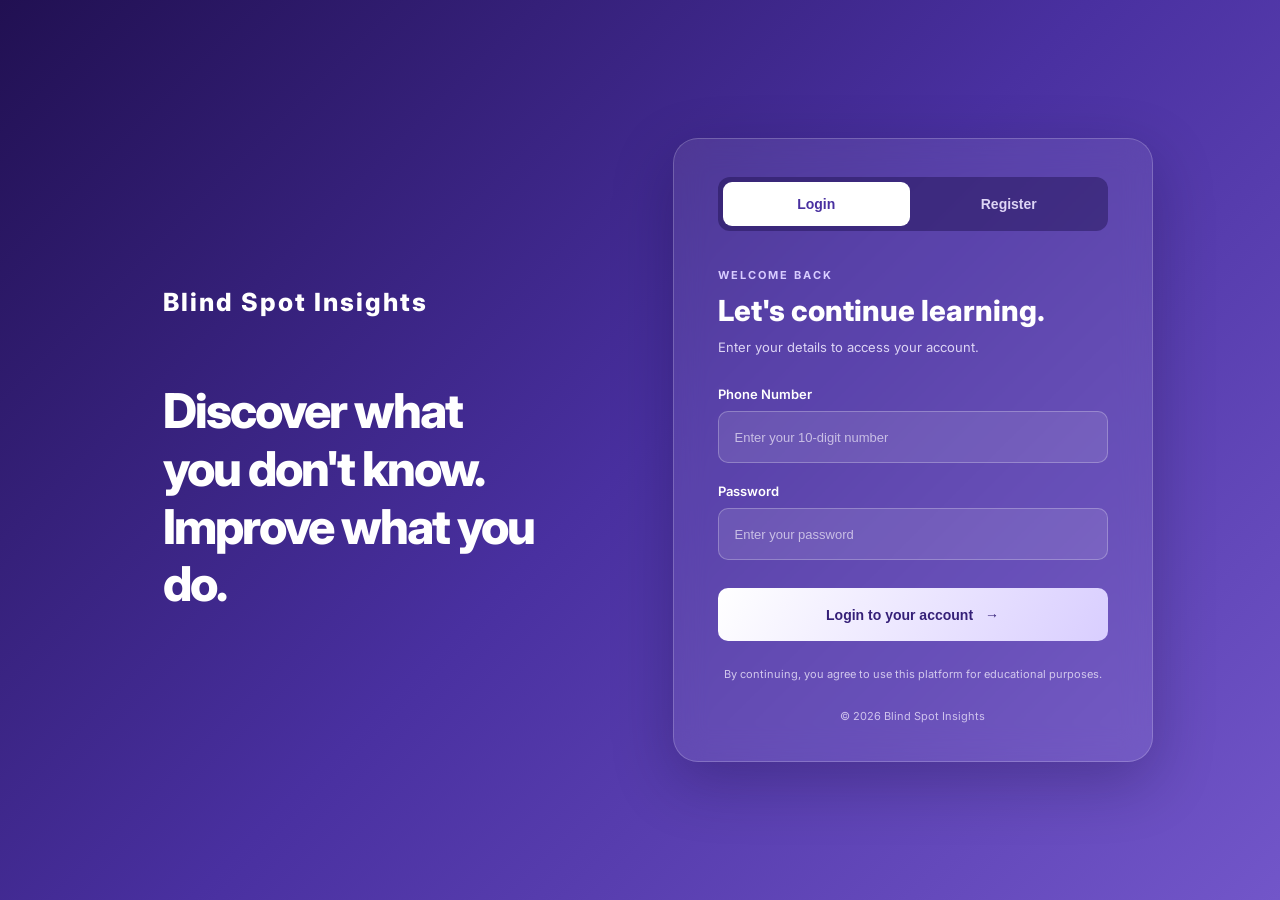
<file: index.html>
<!DOCTYPE html>
<html lang="en">
<head>
    <meta charset="UTF-8">
    <meta name="viewport" content="width=device-width, initial-scale=1.0">
    <title>Blind Spot Insights</title>
    <link rel="stylesheet" href="css/auth.css">
</head>
<body>

<main class="auth-container">

    <!-- LEFT BRANDING PANEL -->
    <section class="welcome-panel">

        <div class="brand">
            <div class="brand-icon">B</div>
            <span>Blind Spot Insights</span>
        </div>

        <div class="welcome-content">
            <span class="eyebrow">YOUR LEARNING SPACE</span>

            <h1>Discover what<br>
                you don't know.<br>
                <span>Improve what you do.</span>
            </h1>

            <p>
                A smarter way to learn, practise and understand
                your learning progress.
            </p>

            <div class="learning-illustration">
                <div class="orbit orbit-one"></div>
                <div class="orbit orbit-two"></div>

                <div class="floating-card card-one">
                    <span>✓</span>
                    <div>
                        <strong>Learn</strong>
                        <small>Explore new topics</small>
                    </div>
                </div>

                <div class="book">
                    <div class="book-page"></div>
                    <div class="book-page right"></div>
                </div>

                <div class="floating-card card-two">
                    <span>↗️</span>
                    <div>
                        <strong>Improve</strong>
                        <small>Track your growth</small>
                    </div>
                </div>
            </div>
        </div>

        <div class="panel-footer">
            Learn <span>·</span> Analyse <span>·</span> Improve
        </div>

    </section>

    <!-- RIGHT FORM PANEL -->
    <section class="form-panel">

        <div class="mobile-brand">
            Blind Spot Insights
        </div>

        <div class="form-wrapper">

            <div class="tabs">
                <button type="button" id="loginTab"
                    class="tab active" onclick="showLogin()">
                    Login
                </button>

                <button type="button" id="registerTab"
                    class="tab" onclick="showRegister()">
                    Register
                </button>
            </div>

            <!-- LOGIN FORM -->
            <form id="loginForm"></form>
        
                <div class="form-heading">
                    <span class="eyebrow">WELCOME BACK</span>
                    <h2>Let's continue learning.</h2>
                    <p>Enter your details to access your account.</p>
                </div>

                <label for="loginPhone">Phone Number</label>
                <input type="tel" id="loginPhone"
                    placeholder="Enter your 10-digit number"
                    maxlength="10" inputmode="numeric" required>

                <label for="loginPassword">Password</label>
                <input type="password" id="loginPassword"
                    placeholder="Enter your password" required>

                <button type="submit" class="submit-btn">
                    Login to your account <span>→</span>
                </button>

            </form>

            <!-- REGISTER FORM -->
            <form id="registerForm" class="hidden">

                <div class="form-heading">
                    <span class="eyebrow">GET STARTED</span>
                    <h2>Create your account.</h2>
                    <p>Start your learning journey with us.</p>
                </div>

                <label for="registerName">Full Name</label>
                <input type="text" id="registerName"
                    placeholder="Enter your full name" required>

                <label for="registerPhone">Phone Number</label>
                <input type="tel" id="registerPhone"
                    placeholder="Enter your 10-digit number"
                    maxlength="10" inputmode="numeric" required>

                <label for="registerPassword">Password</label>
                <input type="password" id="registerPassword"
                    placeholder="Create a password (min. 6 characters)"
                    required>

                <label for="confirmPassword">Confirm Password</label>
                <input type="password" id="confirmPassword"
                    placeholder="Re-enter your password" required>

                <button type="submit" class="submit-btn">
                    Create Account <span>→</span>
                </button>

            </form>

            <p id="message" role="status" aria-live="polite"></p>

            <div class="form-bottom">
                By continuing, you agree to use this platform
                for educational purposes.
            </div>

        </div>

        <footer>© 2026 Blind Spot Insights</footer>

    </section>

</main>

<script src="js/storage.js"></script>
<script src="js/auth.js"></script>

</body>
</html>
</file>
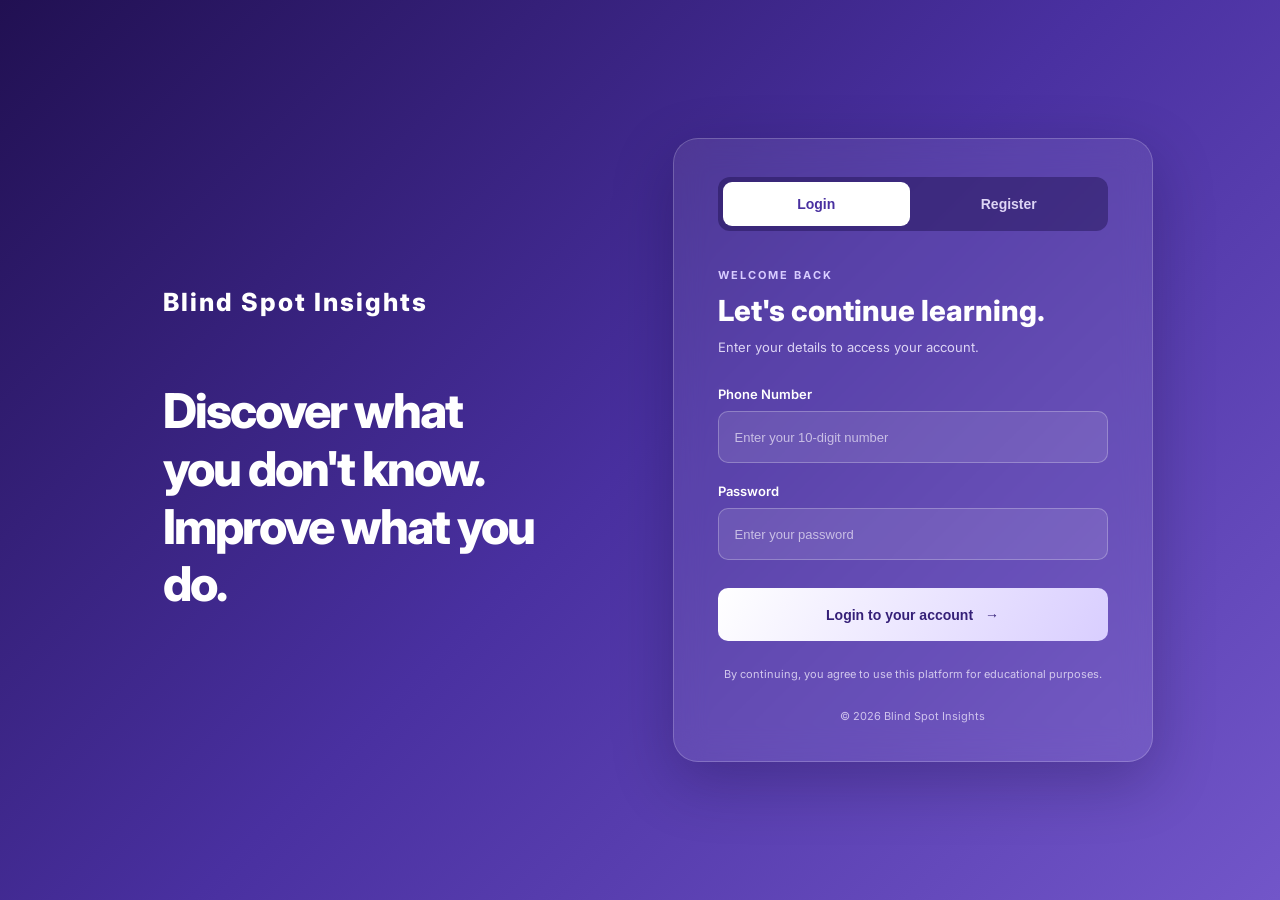
<file: dashboard.html>
<!DOCTYPE html>
<html lang="en">
<head>
    <meta charset="UTF-8">
    <meta name="viewport" content="width=device-width, initial-scale=1.0">
    <title>Dashboard | Blind Spot Insights</title>
    <link rel="stylesheet" href="css/dashboard.css">
</head>
<body>

<div class="app-layout">

    <!-- SIDEBAR -->
    <aside class="sidebar">
        <div class="brand">
            <div class="brand-icon">B</div>
            <div class="brand-text">
                <strong>Blind Spot</strong>
                <small>INSIGHTS</small>
            </div>
        </div>

        <div class="sidebar-label">MAIN MENU</div>

        <nav class="nav-menu">
            <a href="dashboard.html" class="nav-link active">
                <span>▦</span> Dashboard
            </a>

            <a href="progress.html" class="nav-link">
                <span>◴</span> Progress Report
            </a>
        </nav>

        <div class="sidebar-bottom">
            <div class="sidebar-message">
                <span>✦</span>
                <strong>Keep growing!</strong>
                <p>Every lesson brings you one step closer to your goals.</p>
            </div>

            <button id="logoutBtn" class="logout-btn">
                <span>↪</span> Logout
            </button>
        </div>
    </aside>

    <!-- MAIN CONTENT -->
    <main class="main-content">

        <header class="topbar">
            <div>
                <span class="breadcrumb">Pages / Dashboard</span>
                <h2>Dashboard</h2>
            </div>

            <div class="user-profile">
                <div class="avatar" id="userAvatar">S</div>
                <div class="user-details">
                    <strong id="headerName">Student</strong>
                    <small>Student Account</small>
                </div>
            </div>
        </header>

        <!-- WELCOME BANNER -->
        <section class="welcome-banner">
            <div class="welcome-text">
                <span class="welcome-tag">YOUR LEARNING JOURNEY</span>

                <h1>Hello, <span id="welcomeName">Student</span>! 👋</h1>

                <p>
                    Ready to discover something new today?
                    Pick a subject and continue your learning journey.
                </p>

                <button id="exploreBtn" class="banner-btn">
                    Explore Subjects →
                </button>
            </div>

            <div class="banner-art" aria-hidden="true">
                <div class="art-circle circle-one"></div>
                <div class="art-circle circle-two"></div>
                <div class="art-book">
                    <div></div>
                    <div></div>
                </div>
                <span class="art-star star-one">✦</span>
                <span class="art-star star-two">✧</span>
            </div>
        </section>

        <!-- STATS -->
        <section class="stats-grid">
            <div class="stat-card">
                <div class="stat-icon purple">▤</div>
                <div>
                    <p>My Subjects</p>
                    <h2 id="totalSubjects">0</h2>
                </div>
            </div>

            <div class="stat-card">
                <div class="stat-icon peach">✓</div>
                <div>
                    <p>Quizzes Completed</p>
                    <h2 id="totalQuizzes">0</h2>
                </div>
            </div>

            <div class="stat-card">
                <div class="stat-icon mint">↗</div>
                <div>
                    <p>Quiz Accuracy</p>
                    <h2 id="overallAccuracy">0%</h2>
                </div>
            </div>
        </section>

        <!-- SUBJECTS -->
        <section class="subjects-section" id="subjectsSection">

            <div class="section-heading">
                <div>
                    <span class="section-tag">PERSONAL LEARNING</span>
                    <h2>My Subjects</h2>
                    <p>Choose a subject to explore topics and practise.</p>
                </div>

                <button id="addSubjectBtn" class="add-btn">
                    + Add Subject
                </button>
            </div>

            <div class="subjects-grid" id="subjectsContainer">
                <!-- Subject cards inserted by JavaScript -->
            </div>

            <div class="empty-state hidden" id="emptyState">
                <div class="empty-icon">📚</div>
                <h3>Your learning journey starts here!</h3>
                <p>Add your first subject to begin learning.</p>
                <button id="emptyAddBtn" class="primary-btn">
                    + Choose a Subject
                </button>
            </div>

        </section>

        <footer class="page-footer">
            <span>© 2026 Blind Spot Insights</span>
            <span>Learn · Analyse · Improve</span>
        </footer>

    </main>
</div>

<!-- ADD SUBJECT MODAL -->
<div class="modal-overlay hidden" id="subjectModal">

    <div class="modal-box" role="dialog"
         aria-modal="true" aria-labelledby="modalTitle">

        <div class="modal-header">
            <div>
                <span class="section-tag">EXPLORE LEARNING</span>
                <h2 id="modalTitle">Add a Subject</h2>
            </div>

            <button id="closeModalBtn" class="close-btn"
                    aria-label="Close dialog">×</button>
        </div>

        <p class="modal-description">
            Select a subject you would like to learn.
        </p>

        <div id="availableSubjects" class="available-list">
        </div>

        <p id="modalMessage" role="status"></p>
    </div>

</div>

<script src="js/storage.js"></script>
<script src="js/dashboard.js"></script>

</body>
</html>
</file>
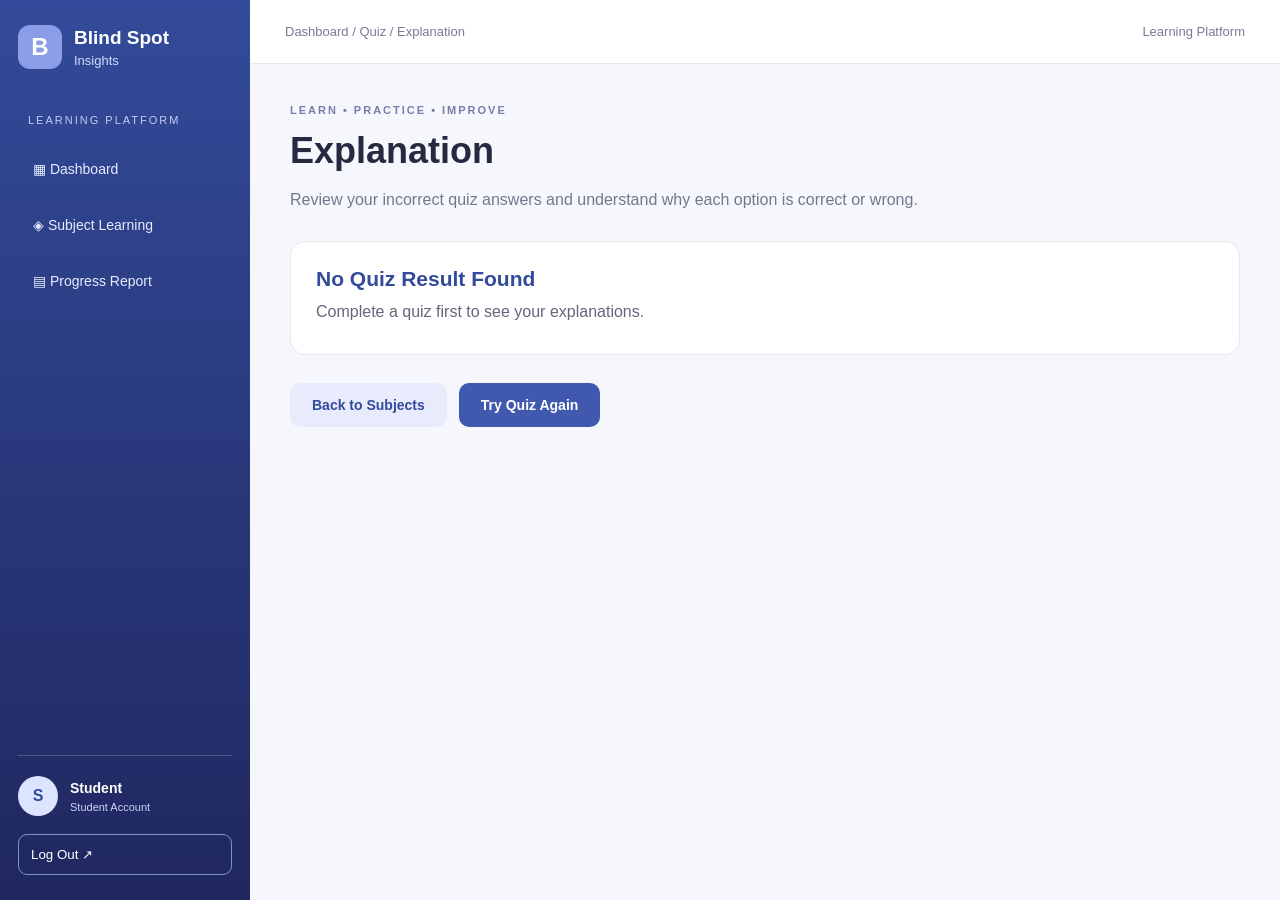
<file: explanation.html>
<!DOCTYPE html>
<html lang="en">
<head>
  <meta charset="UTF-8">
  <meta name="viewport" content="width=device-width, initial-scale=1.0">
  <title>Explanation | Blind Spot Insights</title>
  <link rel="stylesheet" href="./css/explanation.css">
</head>
<body>
  <div class="layout">
    <aside class="sidebar">
      <div class="brand">
        <div class="logo">B</div>
        <div>
          <h2>Blind Spot</h2>
          <p>Insights</p>
        </div>
      </div>

      <p class="menu-title">LEARNING PLATFORM</p>

      <nav>
        <a href="dashboard.html">▦ Dashboard</a>
        <a href="learning.html">◈ Subject Learning</a>
        <a href="progress.html">▤ Progress Report</a>
      </nav>

      <div class="sidebar-footer">
        <div class="profile">
          <div class="avatar">S</div>
          <div>
            <strong id="studentName">Student</strong>
            <small>Student Account</small>
          </div>
        </div>
        <button id="logoutBtn">Log Out ↗</button>
      </div>
    </aside>

    <main class="main">
      <header class="topbar">
        <span>Dashboard / Quiz / Explanation</span>
        <span>Learning Platform</span>
      </header>

      <div class="content">
        <p class="eyebrow">LEARN • PRACTICE • IMPROVE</p>
        <h1>Explanation</h1>

        <p class="subtitle">
          Review your incorrect quiz answers and
          understand why each option is correct or wrong.
        </p>

        <section class="summary" id="summary">
          Loading quiz results...
        </section>

        <div id="explanationContainer"></div>

        <div class="actions">
          <a href="learning.html" class="btn light">
            Back to Subjects
          </a>
          <button class="btn primary" id="retryBtn">
            Try Quiz Again
          </button>
        </div>
      </div>
    </main>
  </div>

  <script src="./js/storage.js"></script>
  <script src="./js/explanation.js"></script>
</body>
</html>
</file>
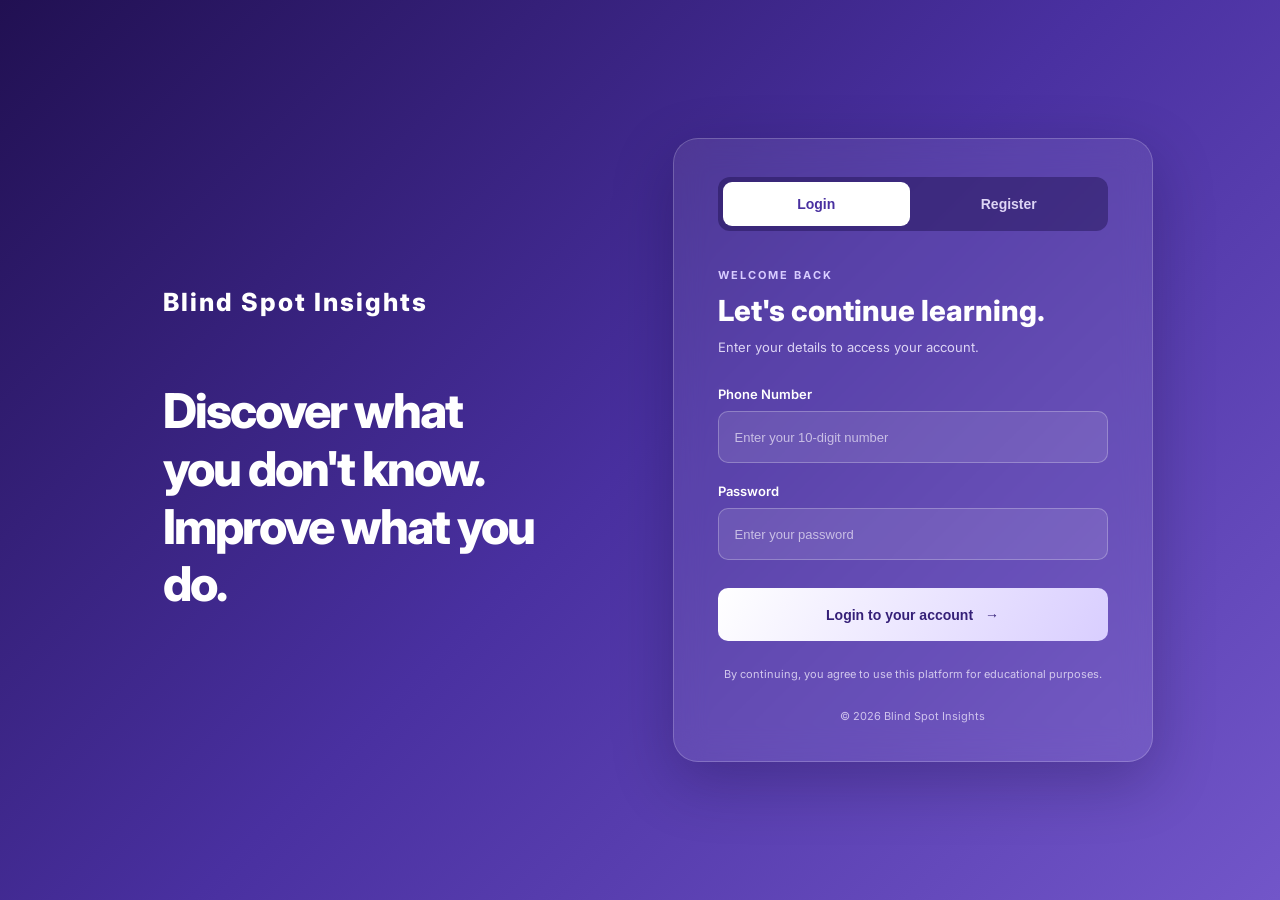
<file: learning.html>
<!DOCTYPE html>
<html lang="en">
<head>
  <meta charset="UTF-8">
  <meta name="viewport" content="width=device-width, initial-scale=1.0">
  <title>Subject Learning | Blind Spot Insights</title>
  <link rel="stylesheet" href="css/learning.css">
</head>
<body>
  <div class="app">
    <aside class="sidebar">
      <a href="dashboard.html" class="brand">
        <span class="brand-icon">B</span>
        <span>Blind Spot<br><small>Insights</small></span>
      </a>

      <div class="sidebar-label">LEARNING PLATFORM</div>

      <nav class="nav">
        <a href="dashboard.html" class="nav-link">
          <span>▦</span> Dashboard
        </a>
        <a href="learning.html" class="nav-link active">
          <span>◈</span> Subject Learning
        </a>
        <a href="progress.html" class="nav-link">
          <span>▤</span> Progress Report
        </a>
      </nav>

      <div class="sidebar-bottom">
        <div class="sidebar-user">
          <span id="sidebarAvatar" class="avatar">S</span>
          <div>
            <strong id="sidebarName">Student</strong>
            <small>Student Account</small>
          </div>
        </div>
        <button id="logoutBtn" class="logout-btn" type="button">
          Log Out ↗
        </button>
      </div>
    </aside>

    <main class="main">
      <header class="topbar">
        <div class="breadcrumb">
          <a href="dashboard.html">Dashboard</a>
          <span>›</span>
          <span id="breadcrumbCurrent">Subject Learning</span>
        </div>
        <div class="top-user">
          <span id="topbarName">Student</span>
          <span id="topbarAvatar" class="avatar">S</span>
        </div>
      </header>

      <div class="content">
        <div class="page-intro">
          <div class="eyebrow">LEARN • PRACTICE • IMPROVE</div>
          <h1 id="pageTitle">Subject Learning</h1>
          <p id="pageSubtitle">
            Build your knowledge, one topic at a time.
          </p>
        </div>

        <div id="messageBox" class="message" hidden></div>

        <!-- SUBJECT SELECTION -->
        <section id="subjectScreen" class="screen" hidden>
          <div class="section-heading">
            <div>
              <h2>Choose Your Subject</h2>
              <p>Explore your enrolled subjects and track your learning.</p>
            </div>
          </div>
          <div id="subjectGrid" class="subject-grid"></div>
        </section>

        <!-- TOPIC LIST -->
        <section id="topicScreen" class="screen" hidden>
          <button id="backToSubjects" class="back-link" type="button">
            ← All Subjects
          </button>

          <div class="subject-banner">
            <span id="subjectKicker" class="banner-kicker">SUBJECT</span>
            <h2 id="subjectHeading">Study Notes</h2>
            <p id="subjectDescription"></p>
          </div>

          <div class="progress-card">
            <div class="progress-header">
              <div>
                <h3>Your Learning Progress</h3>
                <p id="progressText">0/10 Topics Completed</p>
              </div>
              <strong id="progressPercentage">0%</strong>
            </div>
            <div
              id="progressTrack"
              class="progress-track"
              role="progressbar"
              aria-label="Learning progress"
              aria-valuemin="0"
              aria-valuemax="10"
              aria-valuenow="0"
            >
              <div id="progressFill" class="progress-fill"></div>
            </div>
          </div>

          <div class="section-heading">
            <div>
              <h2>Study Notes</h2>
              <p>Open each topic, read the note and mark it complete.</p>
            </div>
            <span class="count-pill">10 Topics</span>
          </div>

          <div id="topicList" class="topic-list"></div>

          <div class="quiz-card">
            <div id="quizIcon" class="quiz-icon">🔒</div>
            <div class="quiz-details">
              <h3 id="quizHeading">Quiz Locked</h3>
              <p id="quizMessage">
                Complete all 10 study notes to unlock your quiz.
              </p>
            </div>
            <button
              id="startQuizBtn"
              class="primary-btn"
              type="button"
              disabled
            >
              Complete Notes First
            </button>
          </div>
        </section>

        <!-- READING SCREEN -->
        <section id="readingScreen" class="screen" hidden>
          <button id="backToTopics" class="back-link" type="button">
            ← Back to Topics
          </button>

          <article class="reading-card">
            <div class="reading-header">
              <span id="readingNumber" class="topic-badge">TOPIC 01</span>
              <span id="readingStatus" class="reading-status">
                Not Completed
              </span>
            </div>

            <h2 id="readingTitle">Topic Title</h2>

            <div class="note-block">
              <div class="note-label">QUESTION</div>
              <h3 id="readingQuestion"></h3>
            </div>

            <div class="note-block explanation-block">
              <div class="note-label">EXPLANATION</div>
              <p id="readingExplanation"></p>
            </div>

            <div id="examplesSection" class="note-block examples-block">
              <div class="note-label">EXAMPLES / KEY POINTS</div>
              <p id="readingExamples"></p>
            </div>

            <div class="reading-actions">
              <button
                id="completeBtn"
                class="primary-btn"
                type="button"
              >
                ✓ Mark as Completed
              </button>
              <button
                id="nextTopicBtn"
                class="secondary-btn"
                type="button"
              >
                Next Topic →
              </button>
            </div>
          </article>
        </section>
      </div>
    </main>
  </div>

  <script src="js/storage.js"></script>
  <script src="js/learning.js"></script>
</body>
</html>
</file>
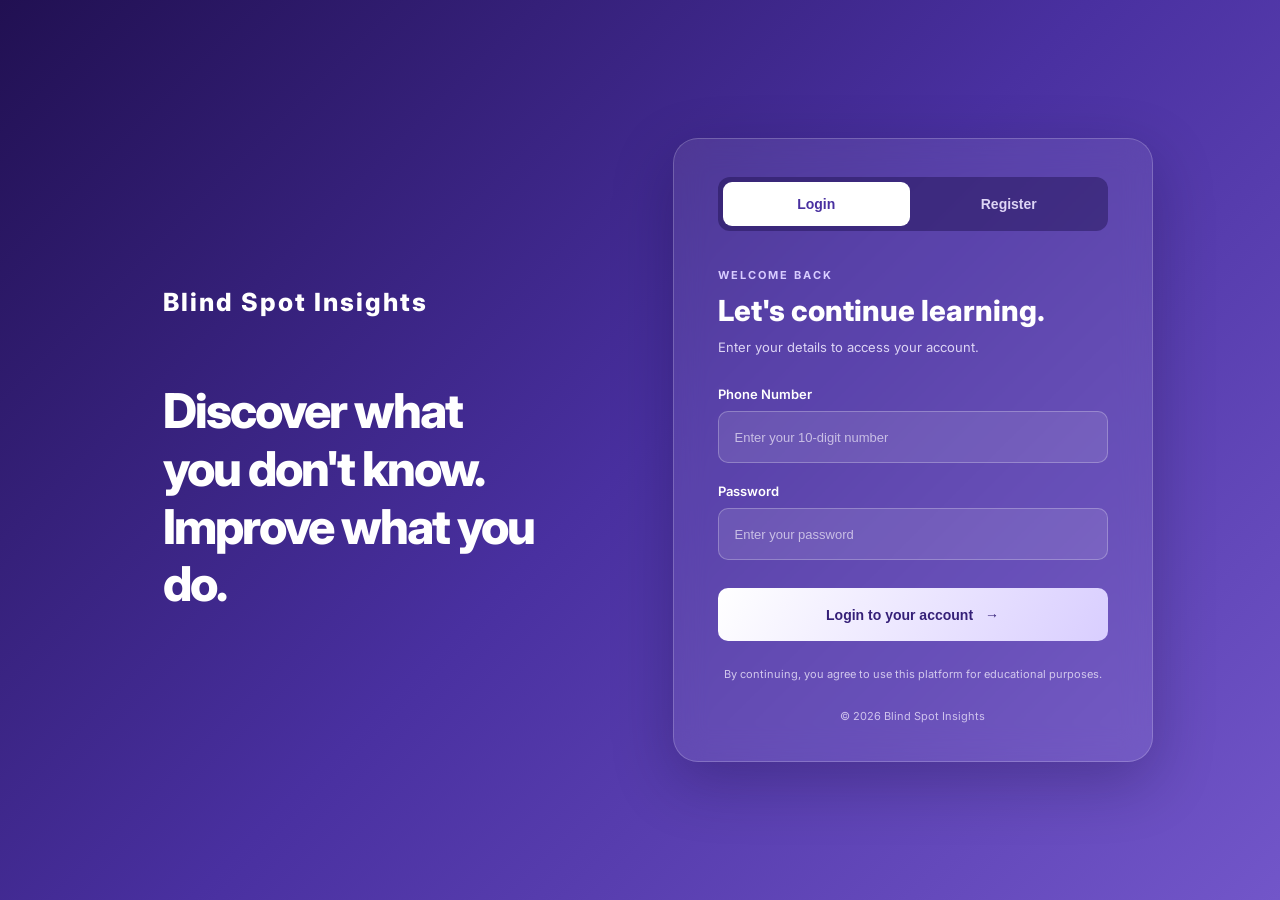
<file: progress.html>
<!DOCTYPE html>
<html lang="en">
<head>
  <meta charset="UTF-8">
  <meta name="viewport"
        content="width=device-width, initial-scale=1.0">
  <title>Progress Report | Blind Spot Insights</title>
  <link rel="stylesheet" href="css/progress.css">
</head>
<body>

<div class="app-layout">

  <!-- SIDEBAR -->
  <aside class="sidebar">
    <div class="brand">
      <div class="brand-icon">B</div>
      <div class="brand-text">
        <strong>Blind Spot</strong>
        <small>INSIGHTS</small>
      </div>
    </div>

    <div class="sidebar-label">MAIN MENU</div>

    <nav class="nav-menu">
      <a href="dashboard.html" class="nav-link">
        <span>▦</span> Dashboard
      </a>

      <a href="progress.html" class="nav-link active"
         aria-current="page">
        <span>◴</span> Progress Report
      </a>
    </nav>

    <div class="sidebar-bottom">
      <div class="sidebar-message">
        <span>✦</span>
        <strong>Track your growth!</strong>
        <p>See your strengths and discover what needs practice.</p>
      </div>

      <button id="logoutBtn" class="logout-btn">
        ↪ Logout
      </button>
    </div>
  </aside>

  <!-- MAIN CONTENT -->
  <main class="main-content">

    <header class="topbar">
      <div>
        <span class="breadcrumb">
          <a href="dashboard.html">Dashboard</a>
          / Progress Report
        </span>
        <h2>Progress Report</h2>
      </div>

      <div class="user-profile">
        <div class="avatar" id="userAvatar">S</div>
        <div class="user-details">
          <strong id="headerName">Student</strong>
          <small>Student Account</small>
        </div>
      </div>
    </header>

    <!-- BANNER -->
    <section class="progress-banner">
      <div class="banner-content">
        <span class="banner-tag">
          LEARN · ANALYSE · IMPROVE
        </span>

        <h1>Your Learning Progress</h1>

        <p>
          Understand your performance, review completed quizzes,
          and identify topics that need more attention.
        </p>
      </div>

      <div class="banner-art" aria-hidden="true">
        <div class="art-ring"></div>
        <span class="art-chart">▥</span>
        <span class="art-star">✦</span>
      </div>
    </section>

    <!-- OVERVIEW -->
    <section class="overview-section">
      <div class="section-heading">
        <div>
          <span class="section-tag">PERFORMANCE OVERVIEW</span>
          <h2>Learning Overview</h2>
          <p>Your performance across completed quizzes.</p>
        </div>
      </div>

      <div class="overview-grid">

        <div class="accuracy-card">
          <span class="card-label">OVERALL ACCURACY</span>

          <div id="accuracyCircle" class="accuracy-circle">
            <div class="accuracy-inner">
              <strong id="overallAccuracy">0%</strong>
              <span>Accuracy</span>
            </div>
          </div>

          <p>
            Based on all questions from your completed quizzes.
          </p>
        </div>

        <div class="overview-stats">

          <div class="stat-card">
            <div class="stat-icon">✎</div>
            <span>Quizzes Completed</span>
            <strong id="totalQuizzes">0</strong>
          </div>

          <div class="stat-card">
            <div class="stat-icon">✓</div>
            <span>Correct Answers</span>
            <strong id="totalCorrect">0</strong>
          </div>

          <div class="stat-card">
            <div class="stat-icon">▤</div>
            <span>Questions Attempted</span>
            <strong id="totalQuestions">0</strong>
          </div>

          <div class="stat-card">
            <div class="stat-icon">!</div>
            <span>Weak Topics</span>
            <strong id="weakTopicsCount">0</strong>
          </div>

        </div>
      </div>
    </section>

    <!-- SUBJECT PERFORMANCE -->
    <section class="subject-section">
      <div class="section-heading">
        <div>
          <span class="section-tag">SUBJECT ANALYSIS</span>
          <h2>Subject Performance</h2>
          <p>See how you are performing in each subject.</p>
        </div>
      </div>

      <div id="subjectPerformance" class="subject-grid"></div>
    </section>

    <!-- WEAK TOPICS -->
    <section class="weak-section">
      <div class="section-heading">
        <div>
          <span class="section-tag">AREAS TO IMPROVE</span>
          <h2>Weak Topics</h2>
          <p>
            Topics with below 50% accuracy after
            at least 3 completed quizzes.
          </p>
        </div>
      </div>

      <div id="weakTopicsContainer" class="weak-topics-container">
      </div>
    </section>

    <!-- QUIZ HISTORY -->
    <section class="history-section">
      <div class="section-heading">
        <div>
          <span class="section-tag">PREVIOUS ATTEMPTS</span>
          <h2>Quiz History</h2>
          <p>Review your completed quizzes and scores.</p>
        </div>
      </div>

      <div class="history-card">
        <div class="table-scroll">
          <table class="history-table">
            <thead>
              <tr>
                <th>Subject</th>
                <th>Topic</th>
                <th>Date</th>
                <th>Score</th>
                <th>Accuracy</th>
              </tr>
            </thead>
            <tbody id="historyBody"></tbody>
          </table>
        </div>

        <div id="historyEmpty" class="empty-message" hidden>
          No quizzes completed yet. Start learning and take a quiz
          to see your progress.
        </div>
      </div>
    </section>

    <footer class="page-footer">
      <span>© 2026 Blind Spot Insights</span>
      <span>Learn · Analyse · Improve</span>
    </footer>

  </main>
</div>

<script src="js/storage.js"></script>
<script src="js/progress.js"></script>

</body>
</html>
</file>
<file: css/auth.css>
@import url('https://fonts.googleapis.com/css2?family=Inter:wght@400;500;600;700;800&display=swap');

:root {
    --purple-dark: #211052;
    --purple-main: #4930a0;
    --purple-light: #7256c9;
    --lavender: #d8ccff;
    --white: #ffffff;
}

* {
    margin: 0;
    padding: 0;
    box-sizing: border-box;
}

body {
    font-family: 'Inter', sans-serif;
    min-height: 100vh;
    background: linear-gradient(135deg, #211052, #4930a0, #7256c9);
    color: white;
}

/* MAIN CONTAINER */

.auth-container {
    min-height: 100vh;
    display: flex;
    align-items: center;
    justify-content: center;
    gap: 45px;
    padding: 35px;
}

/* LEFT BRANDING */

.welcome-panel {
    flex: 1;
    max-width: 500px;
    min-height: 500px;
    display: flex;
    flex-direction: column;
    justify-content: center;
    padding: 35px;
}

.brand {
    display: flex;
    flex-direction: column;
    gap: 8px;
    margin-bottom: 65px;
}

.brand-icon {
    display: none;
}

.brand span {
    font-size: 25px;
    font-weight: 800;
    letter-spacing: 2px;
}

.brand strong {
    font-size: 34px;
    color: var(--lavender);
    letter-spacing: 5px;
}

.welcome-content h1 {
    font-size: 48px;
    line-height: 1.2;
    font-weight: 800;
    letter-spacing: -2px;
    color: white;
}

.welcome-content h2 {
    margin-top: 15px;
    font-size: 25px;
    letter-spacing: 7px;
    color: var(--lavender);
}

/* REMOVE OLD CONTENT */

.welcome-content .eyebrow,
.welcome-content p,
.learning-illustration,
.panel-footer {
    display: none !important;
}

/* RIGHT FORM PANEL */

.form-panel {
    flex: 1;
    max-width: 480px;
    min-height: 580px;
    padding: 38px;
    display: flex;
    flex-direction: column;
    justify-content: center;
    align-items: center;
    background: rgba(255,255,255,0.08);
    border: 1px solid rgba(255,255,255,0.20);
    border-radius: 25px;
    box-shadow: 0 20px 60px rgba(10,0,40,0.25);
    backdrop-filter: blur(15px);
}

.mobile-brand {
    display: none;
}

.form-wrapper {
    width: 100%;
    max-width: 390px;
}

/* TABS */

.tabs {
    display: flex;
    gap: 5px;
    padding: 5px;
    margin-bottom: 32px;
    background: rgba(20,8,65,0.4);
    border-radius: 12px;
}

.tab {
    flex: 1;
    padding: 14px;
    border: none;
    border-radius: 9px;
    background: transparent;
    color: #ddd5f5;
    font-size: 14px;
    font-weight: 600;
    cursor: pointer;
    transition: 0.3s;
}

.tab.active {
    background: white;
    color: var(--purple-main);
}

/* FORM HEADING */

.form-heading {
    margin-bottom: 28px;
}

.eyebrow {
    font-size: 11px;
    font-weight: 700;
    letter-spacing: 2px;
    color: var(--lavender);
}

.form-heading h2 {
    font-size: 29px;
    margin-top: 10px;
    font-weight: 800;
    color: white;
}

.form-heading p {
    font-size: 13px;
    margin-top: 9px;
    line-height: 1.6;
    color: #ddd5f5;
}

/* LABELS */

.form-wrapper label {
    display: block;
    margin-bottom: 9px;
    font-size: 13px;
    font-weight: 600;
    color: white;
}

/* INPUT FIELDS */

.form-wrapper input {
    width: 100%;
    height: 52px;
    padding: 0 16px;
    margin-bottom: 20px;
    border: 1px solid rgba(255,255,255,0.25);
    border-radius: 10px;
    background: rgba(255,255,255,0.10);
    color: white;
    font-size: 13px;
    outline: none;
    transition: 0.3s;
}

.form-wrapper input::placeholder {
    color: #c9bfe5;
}

.form-wrapper input:focus {
    border-color: var(--lavender);
    box-shadow: 0 0 0 3px rgba(210,196,255,0.15);
    background: rgba(255,255,255,0.16);
}

/* BUTTON */

.submit-btn {
    width: 100%;
    height: 53px;
    margin-top: 8px;
    border: none;
    border-radius: 10px;
    background: linear-gradient(120deg, white, #d9ceff);
    color: #352078;
    font-size: 14px;
    font-weight: 800;
    cursor: pointer;
    transition: 0.3s;
}

.submit-btn:hover {
    transform: translateY(-2px);
    box-shadow: 0 8px 20px rgba(10,0,40,0.25);
}

.submit-btn span {
    margin-left: 8px;
}

/* LINKS */

.form-wrapper a {
    color: var(--lavender);
    text-decoration: none;
    font-weight: 600;
}

/* HIDDEN FORM */

.hidden {
    display: none !important;
}

/* MESSAGE */

#message {
    margin-top: 15px;
    font-size: 13px;
    text-align: center;
    color: white;
}

/* FOOTER */

.form-bottom {
    margin-top: 25px;
    font-size: 11px;
    line-height: 1.6;
    text-align: center;
    color: #d2c8ed;
}

.form-panel footer {
    margin-top: 25px;
    font-size: 11px;
    color: #cfc3ed;
    text-align: center;
}

/* RESPONSIVE */

@media(max-width: 850px) {
    .auth-container {
        gap: 20px;
        padding: 20px;
    }

    .welcome-content h1 {
        font-size: 36px;
    }

    .form-panel {
        padding: 25px;
    }
}

@media(max-width: 650px) {
    .auth-container {
        padding: 18px;
        flex-direction: column;
    }

    .welcome-panel {
        display: none;
    }

    .form-panel {
        width: 100%;
        max-width: 450px;
        min-height: auto;
        padding: 30px 22px;
    }

    .mobile-brand {
        display: block;
        margin-bottom: 28px;
        font-size: 20px;
        font-weight: 800;
    }

    .form-heading h2 {
        font-size: 25px;
    }
}
</file>
<file: css/dashboard.css>
@import url('https://fonts.googleapis.com/css2?family=DM+Sans:wght@400;500;600;700;800&family=Manrope:wght@400;500;600;700;800&display=swap');

:root {
    --purple: #54258c;
    --dark-purple: #35145f;
    --light-purple: #eee7fa;
    --lavender: #f5f1fc;
    --text: #292235;
    --muted: #898394;
    --white: #ffffff;
    --border: #ece7f3;
}

* {
    margin: 0;
    padding: 0;
    box-sizing: border-box;
}

body {
    font-family: 'DM Sans', sans-serif;
    background: #f8f6fc;
    color: var(--text);
}

button, a {
    font-family: inherit;
}

button {
    cursor: pointer;
}

.hidden {
    display: none !important;
}

.app-layout {
    display: flex;
    min-height: 100vh;
}

/* SIDEBAR */

.sidebar {
    width: 250px;
    min-width: 250px;
    background: linear-gradient(170deg, #54258c, #35145f);
    color: white;
    min-height: 100vh;
    padding: 30px 18px;
    display: flex;
    flex-direction: column;
    position: sticky;
    top: 0;
    height: 100vh;
}

.brand {
    display: flex;
    align-items: center;
    gap: 12px;
    padding: 5px 12px 48px;
}

.brand-icon {
    width: 40px;
    height: 40px;
    border-radius: 12px;
    background: white;
    color: var(--purple);
    display: grid;
    place-items: center;
    font-size: 23px;
    font-weight: 800;
}

.brand-text strong {
    display: block;
    font-family: 'Manrope', sans-serif;
    font-size: 17px;
}

.brand-text small {
    font-size: 10px;
    letter-spacing: 2px;
    color: #d8c5f1;
}

.sidebar-label {
    font-size: 10px;
    color: #bfa5df;
    letter-spacing: 1.8px;
    padding: 0 16px;
    margin-bottom: 15px;
}

.nav-menu {
    display: flex;
    flex-direction: column;
    gap: 8px;
}

.nav-link {
    display: flex;
    align-items: center;
    gap: 14px;
    padding: 14px 16px;
    border-radius: 11px;
    text-decoration: none;
    color: #ded2ed;
    font-size: 14px;
    font-weight: 600;
    transition: .2s;
}

.nav-link span {
    font-size: 21px;
}

.nav-link:hover,
.nav-link.active {
    background: rgba(255,255,255,.16);
    color: white;
}

.sidebar-bottom {
    margin-top: auto;
}

.sidebar-message {
    background: rgba(255,255,255,.10);
    border: 1px solid rgba(255,255,255,.12);
    border-radius: 15px;
    padding: 20px;
    margin-bottom: 20px;
}

.sidebar-message > span {
    display: block;
    color: #e2c7ff;
    font-size: 26px;
    margin-bottom: 10px;
}

.sidebar-message strong {
    font-size: 14px;
}

.sidebar-message p {
    font-size: 12px;
    color: #d6c5e9;
    line-height: 1.7;
    margin-top: 8px;
}

.logout-btn {
    width: 100%;
    background: transparent;
    border: none;
    color: #eee5f8;
    text-align: left;
    padding: 14px 16px;
    font-size: 14px;
    font-weight: 600;
    border-radius: 10px;
}

.logout-btn:hover {
    background: rgba(255,255,255,.12);
}

/* MAIN AREA */

.main-content {
    flex: 1;
    min-width: 0;
    padding: 32px 40px 20px;
}

.topbar {
    display: flex;
    justify-content: space-between;
    align-items: center;
    margin-bottom: 32px;
}

.breadcrumb {
    color: var(--muted);
    font-size: 12px;
}

.topbar h2 {
    font-family: 'Manrope', sans-serif;
    font-size: 24px;
    margin-top: 6px;
}

.user-profile {
    display: flex;
    align-items: center;
    gap: 12px;
}

.avatar {
    width: 43px;
    height: 43px;
    border-radius: 13px;
    background: var(--light-purple);
    color: var(--purple);
    font-size: 19px;
    font-weight: 800;
    display: grid;
    place-items: center;
}

.user-details strong {
    display: block;
    font-size: 13px;
}

.user-details small {
    color: var(--muted);
    font-size: 11px;
}

/* WELCOME BANNER */

.welcome-banner {
    min-height: 260px;
    border-radius: 22px;
    background: linear-gradient(115deg, #54258c, #7545af);
    color: white;
    padding: 38px 42px;
    position: relative;
    overflow: hidden;
    display: flex;
    align-items: center;
}

.welcome-text {
    max-width: 540px;
    position: relative;
    z-index: 2;
}

.welcome-tag {
    font-size: 10px;
    font-weight: 800;
    letter-spacing: 2px;
    color: #e4d2ff;
}

.welcome-text h1 {
    font-family: 'Manrope', sans-serif;
    font-size: clamp(25px, 3vw, 35px);
    margin: 15px 0;
}

.welcome-text p {
    color: #e9ddf7;
    font-size: 13px;
    line-height: 1.8;
    max-width: 390px;
}

.banner-btn {
    background: white;
    color: var(--purple);
    border: none;
    border-radius: 9px;
    padding: 13px 22px;
    margin-top: 23px;
    font-weight: 800;
    font-size: 12px;
    transition: .2s;
}

.banner-btn:hover {
    transform: translateY(-2px);
}

/* BANNER ILLUSTRATION */

.banner-art {
    position: absolute;
    right: 65px;
    top: 50%;
    transform: translateY(-50%);
    width: 230px;
    height: 210px;
    display: grid;
    place-items: center;
}

.art-circle {
    position: absolute;
    border-radius: 50%;
    border: 1px solid rgba(255,255,255,.22);
}

.circle-one {
    width: 190px;
    height: 190px;
}

.circle-two {
    width: 235px;
    height: 235px;
}

.art-book {
    display: flex;
    width: 145px;
    height: 100px;
    transform: rotate(-12deg);
    filter: drop-shadow(0 14px 12px rgba(0,0,0,.2));
}

.art-book div {
    width: 50%;
    background: #f3e8ff;
    border: 3px solid #d3b6f4;
    border-radius: 10px 2px 2px 10px;
}

.art-book div:last-child {
    background: #dfc9f8;
    border-radius: 2px 10px 10px 2px;
}

.art-star {
    position: absolute;
    color: #f7d8ff;
    font-size: 32px;
}

.star-one {
    top: 20px;
    right: 25px;
}

.star-two {
    bottom: 20px;
    left: 15px;
}

/* STAT CARDS */

.stats-grid {
    display: grid;
    grid-template-columns: repeat(3, minmax(0, 1fr));
    gap: 20px;
    margin: 28px 0 38px;
}

.stat-card {
    background: white;
    border: 1px solid var(--border);
    border-radius: 16px;
    padding: 22px;
    display: flex;
    align-items: center;
    gap: 16px;
    box-shadow: 0 5px 20px rgba(53,20,95,.035);
}

.stat-icon {
    width: 52px;
    height: 52px;
    border-radius: 14px;
    display: grid;
    place-items: center;
    font-size: 24px;
    flex-shrink: 0;
}

.stat-icon.purple {
    background: #f0e8fc;
    color: #7545af;
}

.stat-icon.peach {
    background: #fff0e7;
    color: #d97d49;
}

.stat-icon.mint {
    background: #e7f8ef;
    color: #29976c;
}

.stat-card p {
    color: var(--muted);
    font-size: 12px;
}

.stat-card h2 {
    font-family: 'Manrope', sans-serif;
    font-size: 26px;
    margin-top: 5px;
}

/* SUBJECTS */

.section-heading {
    display: flex;
    align-items: center;
    justify-content: space-between;
    gap: 20px;
    margin-bottom: 24px;
}

.section-tag {
    font-size: 10px;
    color: #9472c0;
    font-weight: 800;
    letter-spacing: 1.7px;
}

.section-heading h2 {
    font-family: 'Manrope', sans-serif;
    font-size: 24px;
    margin: 7px 0;
}

.section-heading p {
    color: var(--muted);
    font-size: 13px;
}

.add-btn, .primary-btn {
    background: var(--purple);
    color: white;
    border: none;
    border-radius: 10px;
    padding: 13px 20px;
    font-size: 13px;
    font-weight: 700;
    white-space: nowrap;
}

.add-btn:hover, .primary-btn:hover {
    background: var(--dark-purple);
}

.subjects-grid {
    display: grid;
    grid-template-columns: repeat(3, minmax(0, 1fr));
    gap: 20px;
}

.subject-card {
    background: white;
    border: 1px solid var(--border);
    border-radius: 18px;
    padding: 24px;
    box-shadow: 0 6px 24px rgba(53,20,95,.04);
    transition: .25s;
}

.subject-card:hover {
    transform: translateY(-5px);
    box-shadow: 0 12px 30px rgba(53,20,95,.10);
}

.subject-icon {
    width: 58px;
    height: 58px;
    border-radius: 16px;
    display: grid;
    place-items: center;
    font-size: 27px;
    margin-bottom: 22px;
}

.subject-card.computer .subject-icon {
    background: #eee7ff;
}

.subject-card.machine .subject-icon {
    background: #e4f6ee;
}

.subject-card.english .subject-icon {
    background: #fff0e4;
}

.subject-card h3 {
    font-family: 'Manrope', sans-serif;
    font-size: 17px;
    margin-bottom: 10px;
}

.subject-card p {
    color: var(--muted);
    font-size: 12px;
    line-height: 1.7;
    min-height: 62px;
}

.subject-bottom {
    border-top: 1px solid var(--border);
    padding-top: 18px;
    margin-top: 18px;
    display: flex;
    justify-content: space-between;
    align-items: center;
    gap: 10px;
}

.subject-label {
    font-size: 11px;
    font-weight: 700;
    color: var(--purple);
}

.explore-link {
    border: none;
    background: var(--light-purple);
    color: var(--purple);
    border-radius: 8px;
    padding: 10px 13px;
    font-size: 12px;
    font-weight: 700;
}

.explore-link:hover {
    background: #e0d0f5;
}

/* EMPTY STATE */

.empty-state {
    text-align: center;
    background: white;
    padding: 55px 20px;
    border: 1px dashed #c9b4e5;
    border-radius: 18px;
}

.empty-icon {
    font-size: 42px;
    margin-bottom: 15px;
}

.empty-state h3 {
    margin-bottom: 10px;
}

.empty-state p {
    color: var(--muted);
    margin-bottom: 22px;
    font-size: 13px;
}

/* MODAL */

.modal-overlay {
    position: fixed;
    inset: 0;
    background: rgba(26,14,42,.55);
    display: flex;
    align-items: center;
    justify-content: center;
    z-index: 100;
    padding: 20px;
}

.modal-box {
    width: 100%;
    max-width: 460px;
    background: white;
    border-radius: 20px;
    padding: 30px;
    box-shadow: 0 20px 60px rgba(0,0,0,.2);
}

.modal-header {
    display: flex;
    justify-content: space-between;
    align-items: flex-start;
}

.modal-header h2 {
    font-family: 'Manrope', sans-serif;
    margin-top: 7px;
}

.close-btn {
    border: none;
    background: #f2edf8;
    width: 34px;
    height: 34px;
    border-radius: 9px;
    font-size: 24px;
    color: var(--purple);
}

.modal-description {
    color: var(--muted);
    font-size: 13px;
    margin: 14px 0 20px;
}

.available-list {
    display: flex;
    flex-direction: column;
    gap: 12px;
}

.available-item {
    display: flex;
    align-items: center;
    justify-content: space-between;
    gap: 12px;
    border: 1px solid var(--border);
    padding: 15px;
    border-radius: 12px;
}

.available-info {
    display: flex;
    align-items: center;
    gap: 12px;
}

.available-info span {
    font-size: 25px;
}

.available-info strong {
    font-size: 13px;
}

.available-item button {
    background: var(--purple);
    color: white;
    border: none;
    border-radius: 8px;
    padding: 9px 13px;
    font-weight: 700;
}

.all-added {
    color: var(--muted);
    text-align: center;
    padding: 22px 0;
    font-size: 13px;
}

#modalMessage {
    margin-top: 12px;
    color: #258b60;
    font-size: 12px;
}

.page-footer {
    display: flex;
    justify-content: space-between;
    gap: 10px;
    margin-top: 50px;
    padding: 22px 0;
    border-top: 1px solid var(--border);
    color: var(--muted);
    font-size: 11px;
}

/* TABLET */

@media (max-width: 1100px) {
    .sidebar {
        width: 215px;
        min-width: 215px;
    }

    .main-content {
        padding: 25px;
    }

    .banner-art {
        right: 15px;
        opacity: .55;
    }

    .subjects-grid {
        grid-template-columns: repeat(2, minmax(0, 1fr));
    }
}

/* MOBILE */

@media (max-width: 750px) {
    .app-layout {
        display: block;
    }

    .sidebar {
        position: fixed;
        top: auto;
        bottom: 0;
        left: 0;
        width: 100%;
        min-width: 0;
        height: 70px;
        min-height: 0;
        padding: 8px 12px;
        z-index: 50;
        flex-direction: row;
        align-items: center;
        justify-content: center;
    }

    .sidebar .brand,
    .sidebar-label,
    .sidebar-message {
        display: none;
    }

    .nav-menu {
        flex-direction: row;
        flex: 1;
        justify-content: space-around;
    }

    .nav-link {
        flex-direction: column;
        gap: 3px;
        font-size: 10px;
        padding: 6px 12px;
    }

    .nav-link span {
        font-size: 20px;
    }

    .sidebar-bottom {
        margin: 0;
    }

    .logout-btn {
        font-size: 10px;
        padding: 8px;
    }

    .logout-btn span {
        display: block;
        font-size: 20px;
        text-align: center;
    }

    .main-content {
        padding: 22px 18px 100px;
    }

    .welcome-banner {
        padding: 30px;
    }

    .banner-art {
        display: none;
    }

    .stats-grid {
        gap: 10px;
    }

    .stat-card {
        padding: 15px;
        flex-direction: column;
        align-items: flex-start;
    }

    .stat-icon {
        width: 42px;
        height: 42px;
    }

    .stat-card h2 {
        font-size: 22px;
    }

    .subjects-grid {
        grid-template-columns: 1fr;
    }
}

@media (max-width: 480px) {
    .topbar h2 {
        font-size: 20px;
    }

    .user-details {
        display: none;
    }

    .welcome-text h1 {
        font-size: 25px;
    }

    .stats-grid {
        grid-template-columns: repeat(3, minmax(0, 1fr));
    }

    .stat-card p {
        font-size: 10px;
    }

    .section-heading {
        align-items: flex-start;
        flex-direction: column;
    }

    .add-btn {
        width: 100%;
    }

    .page-footer {
        flex-direction: column;
        text-align: center;
    }
}
</file>
<file: css/explanation.css>
* {
  margin: 0;
  padding: 0;
  box-sizing: border-box;
}

body {
  font-family: Arial, sans-serif;
  background: #f5f7fd;
  color: #252a40;
}

.layout {
  display: flex;
  min-height: 100vh;
}

.sidebar {
  width: 250px;
  min-height: 100vh;
  background: linear-gradient(180deg, #334b9a, #20275f);
  color: white;
  padding: 25px 18px;
  display: flex;
  flex-direction: column;
  flex-shrink: 0;
}

.brand {
  display: flex;
  align-items: center;
  gap: 12px;
  margin-bottom: 45px;
}

.logo {
  width: 44px;
  height: 44px;
  border-radius: 12px;
  background: #8b9de6;
  display: grid;
  place-items: center;
  font-size: 24px;
  font-weight: bold;
}

.brand h2 {
  font-size: 19px;
}

.brand p {
  color: #d3dcff;
  font-size: 13px;
  margin-top: 4px;
}

.menu-title {
  font-size: 11px;
  letter-spacing: 2px;
  color: #c4cdf3;
  margin-bottom: 20px;
  padding-left: 10px;
}

.sidebar nav a {
  display: block;
  padding: 15px;
  margin-bottom: 10px;
  border-radius: 10px;
  color: #e7ecff;
  text-decoration: none;
  font-size: 14px;
}

.sidebar nav a:hover {
  background: rgba(255,255,255,0.15);
}

.sidebar-footer {
  margin-top: auto;
  padding-top: 20px;
  border-top: 1px solid rgba(255,255,255,0.2);
}

.profile {
  display: flex;
  align-items: center;
  gap: 12px;
  margin-bottom: 18px;
}

.avatar {
  width: 40px;
  height: 40px;
  background: #dce4ff;
  color: #344b9b;
  border-radius: 50%;
  display: grid;
  place-items: center;
  font-weight: bold;
}

.profile strong,
.profile small {
  display: block;
}

.profile strong {
  font-size: 14px;
}

.profile small {
  font-size: 11px;
  color: #cbd3f5;
  margin-top: 5px;
}

#logoutBtn {
  width: 100%;
  padding: 12px;
  background: transparent;
  border: 1px solid #8291cc;
  border-radius: 9px;
  color: white;
  text-align: left;
  cursor: pointer;
}

.main {
  flex: 1;
  min-width: 0;
}

.topbar {
  background: white;
  border-bottom: 1px solid #e7e9f0;
  padding: 24px 35px;
  display: flex;
  justify-content: space-between;
  color: #777c91;
  font-size: 13px;
}

.content {
  max-width: 1050px;
  margin: auto;
  padding: 40px;
}

.eyebrow {
  font-size: 11px;
  letter-spacing: 2px;
  color: #767eaa;
  font-weight: bold;
}

h1 {
  font-size: 36px;
  margin: 14px 0;
}

.subtitle {
  color: #73788b;
  line-height: 1.7;
  margin-bottom: 28px;
}

.summary {
  background: white;
  padding: 25px;
  border-radius: 15px;
  border: 1px solid #e5e8f0;
  margin-bottom: 25px;
}

.summary h2 {
  color: #334b9a;
  font-size: 21px;
  margin-bottom: 12px;
}

.summary p {
  margin: 8px 0;
  color: #62677a;
}

.section-title {
  font-size: 22px;
  margin: 24px 0 18px;
}

.question-card {
  background: white;
  border: 1px solid #e6e8f0;
  border-radius: 16px;
  padding: 25px;
  margin-bottom: 22px;
  box-shadow: 0 5px 20px rgba(0,0,0,0.04);
}

.question-number {
  color: #5369b9;
  font-size: 12px;
  font-weight: bold;
  margin-bottom: 12px;
}

.question-card h3 {
  font-size: 19px;
  margin-bottom: 18px;
  line-height: 1.5;
}

.answer-summary {
  background: #fff2f2;
  border-left: 4px solid #d74b4b;
  padding: 15px;
  border-radius: 9px;
  margin-bottom: 20px;
}

.answer-summary p {
  margin: 7px 0;
  font-size: 14px;
}

.option-list {
  list-style: none;
  padding: 0;
  margin: 0;
}

.option-card {
  border: 1px solid #e2e5ef;
  background: #f9faff;
  padding: 16px;
  border-radius: 11px;
  margin-bottom: 12px;
}

.option-card.correct {
  border-color: #a8dfbc;
  background: #effaf3;
}

.option-card.selected {
  border-color: #e6aaaa;
  background: #fff1f1;
}

.option-heading {
  font-weight: bold;
  font-size: 14px;
  margin-bottom: 9px;
}

.option-card.correct .option-heading {
  color: #19844a;
}

.option-card.selected .option-heading {
  color: #b83c3c;
}

.option-card p {
  color: #555d70;
  font-size: 14px;
  line-height: 1.7;
}

.reason-list {
  margin: 12px 0 0 20px;
  padding: 0;
  color: #555d70;
  font-size: 14px;
  line-height: 1.8;
}

.voice-btn {
  margin: 10px 8px 0 0;
  padding: 11px 15px;
  border: none;
  border-radius: 9px;
  background: #e9edff;
  color: #354b99;
  font-weight: bold;
  cursor: pointer;
}

.actions {
  display: flex;
  flex-wrap: wrap;
  gap: 12px;
  margin-top: 28px;
}

.btn {
  padding: 14px 22px;
  border-radius: 10px;
  font-weight: bold;
  font-size: 14px;
  text-decoration: none;
  border: none;
  cursor: pointer;
}

.btn.primary {
  background: #4058ad;
  color: white;
}

.btn.light {
  background: #e7ebfb;
  color: #344b9b;
}

.empty-state {
  padding: 35px;
  background: white;
  border-radius: 15px;
  text-align: center;
  line-height: 1.7;
}

@media (max-width: 700px) {
  .sidebar {
    width: 185px;
  }

  .content {
    padding: 22px;
  }

  .topbar {
    padding: 20px;
  }
}

@media (max-width: 520px) {
  .layout {
    display: block;
  }

  .sidebar {
    width: 100%;
    min-height: auto;
  }

  .sidebar-footer {
    margin-top: 25px;
  }

  .content {
    padding: 20px;
  }
}
</file>
<file: css/learning.css>
@import url('https://fonts.googleapis.com/css2?family=DM+Sans:wght@400;500;600;700;800&family=Manrope:wght@400;500;600;700;800&display=swap');

:root {
  --purple: #54258c;
  --dark: #35145f;
  --light: #eee7fa;
  --background: #f8f6fc;
  --white: #ffffff;
  --text: #28223a;
  --muted: #817b91;
  --border: #e9e4f1;
  --green: #18874e;
  --green-light: #e7f8ee;
  --shadow: 0 12px 35px rgba(53, 20, 95, .07);
}

* {
  box-sizing: border-box;
}

body {
  margin: 0;
  background: var(--background);
  color: var(--text);
  font-family: 'DM Sans', sans-serif;
}

button,
a {
  font: inherit;
}

button {
  cursor: pointer;
}

a {
  text-decoration: none;
}

[hidden] {
  display: none !important;
}

.app {
  min-height: 100vh;
  display: flex;
}

.sidebar {
  width: 255px;
  flex-shrink: 0;
  background: var(--dark);
  color: white;
  padding: 30px 19px;
  display: flex;
  flex-direction: column;
  min-height: 100vh;
}

.brand {
  display: flex;
  align-items: center;
  gap: 12px;
  color: white;
  font-family: Manrope, sans-serif;
  font-weight: 800;
  font-size: 19px;
  line-height: 1.2;
  padding: 0 8px;
}

.brand small {
  font-size: 14px;
  font-weight: 500;
  color: #ddd0f2;
}

.brand-icon {
  display: grid;
  place-items: center;
  width: 42px;
  height: 42px;
  background: #a87be1;
  border-radius: 13px;
  font-size: 24px;
}

.sidebar-label {
  font-size: 10px;
  letter-spacing: 1.5px;
  color: #ae97c8;
  margin: 48px 13px 15px;
  font-weight: 700;
}

.nav {
  display: grid;
  gap: 8px;
}

.nav-link {
  display: flex;
  align-items: center;
  gap: 14px;
  color: #ddd0ef;
  padding: 14px 16px;
  border-radius: 12px;
  font-size: 14px;
  font-weight: 600;
  transition: .2s;
}

.nav-link span {
  font-size: 20px;
}

.nav-link:hover,
.nav-link.active {
  background: #654096;
  color: white;
}

.sidebar-bottom {
  margin-top: auto;
  padding-top: 30px;
}

.sidebar-user {
  display: flex;
  align-items: center;
  gap: 12px;
  padding: 15px 8px;
  border-top: 1px solid #644680;
}

.sidebar-user strong {
  display: block;
  font-size: 13px;
  overflow-wrap: anywhere;
}

.sidebar-user small {
  display: block;
  font-size: 11px;
  color: #c7b3df;
  margin-top: 4px;
}

.avatar {
  display: grid;
  place-items: center;
  width: 38px;
  height: 38px;
  flex-shrink: 0;
  border-radius: 50%;
  background: #e8dafa;
  color: var(--purple);
  font-weight: 800;
}

.logout-btn {
  width: 100%;
  margin-top: 12px;
  border: 1px solid #74558e;
  border-radius: 11px;
  padding: 12px;
  color: white;
  background: transparent;
  text-align: left;
}

.logout-btn:hover {
  background: #654096;
}

.main {
  flex: 1;
  min-width: 0;
}

.topbar {
  height: 76px;
  background: white;
  border-bottom: 1px solid var(--border);
  padding: 0 38px;
  display: flex;
  align-items: center;
  justify-content: space-between;
  gap: 15px;
}

.breadcrumb {
  display: flex;
  align-items: center;
  gap: 10px;
  color: var(--muted);
  font-size: 13px;
}

.breadcrumb a {
  color: var(--purple);
}

.top-user {
  display: flex;
  align-items: center;
  gap: 12px;
  font-weight: 700;
  font-size: 13px;
}

.content {
  width: min(1100px, 100%);
  margin: auto;
  padding: 38px;
}

.eyebrow {
  color: var(--purple);
  font-size: 11px;
  letter-spacing: 2px;
  font-weight: 800;
}

.page-intro h1 {
  font-family: Manrope, sans-serif;
  font-size: clamp(25px, 3vw, 35px);
  margin: 10px 0;
  color: var(--dark);
}

.page-intro p,
.section-heading p {
  color: var(--muted);
  margin: 0;
  line-height: 1.6;
}

.screen {
  margin-top: 30px;
}

.message {
  margin-top: 22px;
  padding: 15px 18px;
  border-radius: 12px;
  background: #f0e9fc;
  color: var(--dark);
  line-height: 1.5;
}

.message.error {
  background: #fff0f0;
  color: #a52b2b;
}

.section-heading {
  display: flex;
  justify-content: space-between;
  align-items: center;
  gap: 16px;
  margin: 25px 0 20px;
}

.section-heading h2 {
  font-family: Manrope, sans-serif;
  font-size: 20px;
  color: var(--dark);
  margin: 0 0 6px;
}

.subject-grid {
  display: grid;
  grid-template-columns: repeat(3, minmax(0, 1fr));
  gap: 20px;
}

.subject-card {
  padding: 25px;
  background: white;
  border: 1px solid var(--border);
  border-radius: 20px;
  box-shadow: var(--shadow);
  display: flex;
  flex-direction: column;
  min-height: 300px;
}

.subject-card.cs {
  background: #f0eafa;
}

.subject-card.ml {
  background: #e9f2ff;
}

.subject-card.en {
  background: #fff0e8;
}

.subject-icon {
  display: grid;
  place-items: center;
  width: 57px;
  height: 57px;
  border-radius: 16px;
  background: rgba(255, 255, 255, .75);
  font-size: 28px;
}

.subject-card h3 {
  font-family: Manrope, sans-serif;
  margin: 22px 0 9px;
  font-size: 18px;
}

.subject-card p {
  font-size: 13px;
  color: #6c647b;
  line-height: 1.65;
  margin: 0;
}

.subject-card-footer {
  margin-top: auto;
  padding-top: 22px;
}

.subject-stats {
  display: flex;
  justify-content: space-between;
  gap: 10px;
  font-size: 12px;
  margin-bottom: 17px;
}

.subject-stats strong {
  color: var(--purple);
}

.primary-btn,
.secondary-btn {
  border: none;
  border-radius: 11px;
  padding: 13px 18px;
  font-weight: 700;
  font-size: 13px;
  transition: .2s;
}

.primary-btn {
  background: var(--purple);
  color: white;
}

.primary-btn:not(:disabled):hover {
  background: var(--dark);
  transform: translateY(-1px);
}

.primary-btn:disabled {
  background: #d8d2e0;
  color: #797184;
  cursor: not-allowed;
}

.secondary-btn {
  background: var(--light);
  color: var(--purple);
}

.secondary-btn:hover {
  background: #dfd0f3;
}

.subject-card .primary-btn {
  width: 100%;
}

.back-link {
  background: none;
  border: none;
  color: var(--purple);
  font-weight: 700;
  padding: 0;
  margin-bottom: 22px;
}

.subject-banner {
  padding: 32px;
  background: linear-gradient(120deg, #54258c, #35145f);
  color: white;
  border-radius: 20px;
}

.banner-kicker {
  color: #ddc7f8;
  letter-spacing: 1.8px;
  font-size: 11px;
  font-weight: 800;
}

.subject-banner h2 {
  font-family: Manrope, sans-serif;
  font-size: 25px;
  margin: 12px 0;
}

.subject-banner p {
  margin: 0;
  color: #e2d4f4;
}

.progress-card,
.reading-card {
  background: white;
  border: 1px solid var(--border);
  border-radius: 20px;
  padding: 28px;
  margin-top: 22px;
  box-shadow: var(--shadow);
}

.progress-header {
  display: flex;
  align-items: center;
  justify-content: space-between;
  gap: 12px;
  margin-bottom: 18px;
}

.progress-header h3 {
  margin: 0 0 7px;
  font-size: 16px;
}

.progress-header p {
  margin: 0;
  color: var(--muted);
  font-size: 13px;
}

.progress-header > strong {
  color: var(--purple);
  font-size: 23px;
}

.progress-track {
  width: 100%;
  height: 11px;
  border-radius: 50px;
  background: #ece6f3;
  overflow: hidden;
}

.progress-fill {
  width: 0;
  height: 100%;
  border-radius: inherit;
  background: linear-gradient(90deg, #54258c, #a57ae3);
  transition: width .3s ease;
}

.count-pill {
  padding: 9px 13px;
  background: var(--light);
  color: var(--purple);
  border-radius: 50px;
  font-size: 12px;
  font-weight: 700;
  white-space: nowrap;
}

.topic-list {
  display: grid;
  gap: 11px;
}

.topic-item {
  display: flex;
  align-items: center;
  gap: 16px;
  width: 100%;
  padding: 18px;
  border: 1px solid var(--border);
  border-radius: 14px;
  background: white;
  text-align: left;
  box-shadow: 0 4px 16px rgba(53, 20, 95, .035);
}

.topic-item:hover {
  border-color: #bda2df;
  background: #fcfaff;
}

.topic-index {
  display: grid;
  place-items: center;
  width: 42px;
  height: 42px;
  border-radius: 12px;
  background: var(--light);
  color: var(--purple);
  font-weight: 800;
  flex-shrink: 0;
}

.topic-info {
  display: grid;
  gap: 5px;
  flex: 1;
  min-width: 0;
}

.topic-info strong {
  font-size: 14px;
}

.topic-info small {
  color: var(--muted);
  font-size: 12px;
}

.topic-check {
  font-size: 25px;
  color: #b7adbf;
  font-weight: 800;
}

.topic-item.completed .topic-check {
  color: var(--green);
}

.topic-item.completed .topic-index {
  background: var(--green-light);
  color: var(--green);
}

.quiz-card {
  display: flex;
  align-items: center;
  gap: 20px;
  margin-top: 25px;
  padding: 26px;
  border: 1px solid var(--border);
  border-radius: 19px;
  background: white;
  box-shadow: var(--shadow);
}

.quiz-card.unlocked {
  border-color: #b7e4c9;
  background: #f5fff8;
}

.quiz-icon {
  font-size: 32px;
}

.quiz-details {
  flex: 1;
}

.quiz-details h3 {
  margin: 0 0 7px;
  color: var(--dark);
}

.quiz-details p {
  margin: 0;
  font-size: 13px;
  color: var(--muted);
  line-height: 1.6;
}

.reading-card {
  margin-top: 0;
  padding: 35px;
}

.reading-header {
  display: flex;
  align-items: center;
  justify-content: space-between;
  gap: 12px;
}

.topic-badge {
  padding: 9px 13px;
  border-radius: 50px;
  background: var(--light);
  color: var(--purple);
  font-size: 11px;
  font-weight: 800;
  letter-spacing: 1px;
}

.reading-status {
  font-size: 12px;
  font-weight: 700;
  color: #8d8599;
}

.reading-status.done {
  color: var(--green);
}

.reading-card > h2 {
  font-family: Manrope, sans-serif;
  font-size: 28px;
  color: var(--dark);
  margin: 25px 0;
}

.note-block {
  padding: 23px;
  margin: 18px 0;
  border-radius: 15px;
  background: #f8f6fc;
}

.note-label {
  font-size: 10px;
  font-weight: 800;
  letter-spacing: 1.4px;
  color: var(--purple);
  margin-bottom: 13px;
}

.note-block h3 {
  margin: 0;
  font-size: 18px;
  line-height: 1.6;
}

.note-block p {
  margin: 0;
  line-height: 1.85;
  font-size: 15px;
}

.explanation-block {
  background: #f1ebfa;
}

.examples-block {
  background: #eef8f3;
}

.reading-actions {
  display: flex;
  flex-wrap: wrap;
  gap: 13px;
  margin-top: 28px;
}

.reading-actions button {
  min-width: 175px;
}

@media (max-width: 1050px) {
  .subject-grid {
    grid-template-columns: repeat(2, minmax(0, 1fr));
  }

  .quiz-card {
    flex-wrap: wrap;
  }
}

@media (max-width: 760px) {
  .app {
    display: block;
  }

  .sidebar {
    width: 100%;
    min-height: auto;
    padding: 16px;
  }

  .brand {
    font-size: 16px;
  }

  .sidebar-label {
    display: none;
  }

  .nav {
    display: flex;
    overflow-x: auto;
    margin-top: 18px;
  }

  .nav-link {
    white-space: nowrap;
    padding: 11px 13px;
    font-size: 12px;
  }

  .sidebar-bottom {
    display: flex;
    align-items: center;
    justify-content: space-between;
    padding-top: 10px;
    gap: 12px;
  }

  .sidebar-user {
    border: none;
    padding: 0;
  }

  .logout-btn {
    width: auto;
    margin: 0;
    padding: 10px 13px;
  }

  .topbar {
    height: 65px;
    padding: 0 20px;
  }

  .top-user #topbarName {
    display: none;
  }

  .content {
    padding: 23px 18px 45px;
  }

  .subject-grid {
    grid-template-columns: 1fr;
  }

  .subject-card {
    min-height: 270px;
  }

  .subject-banner,
  .progress-card,
  .reading-card {
    padding: 23px;
  }

  .quiz-card {
    align-items: flex-start;
  }

  .quiz-card .primary-btn {
    width: 100%;
  }

  .reading-actions button {
    width: 100%;
  }
}
</file>
<file: css/progress.css>
@import url('https://fonts.googleapis.com/css2?family=DM+Sans:wght@400;500;600;700;800&family=Manrope:wght@400;500;600;700;800&display=swap');

:root {
  --purple: #54258c;
  --dark-purple: #35145f;
  --light-purple: #eee7fa;
  --lavender: #f5f1fc;
  --text: #292235;
  --muted: #898394;
  --white: #ffffff;
  --border: #ece7f3;
}

* {
  margin: 0;
  padding: 0;
  box-sizing: border-box;
}

body {
  background: #f8f6fc;
  color: var(--text);
  font-family: 'DM Sans', sans-serif;
}

button, a {
  font-family: inherit;
}

button {
  cursor: pointer;
}

[hidden] {
  display: none !important;
}

.app-layout {
  display: flex;
  min-height: 100vh;
}

/* SHARED SIDEBAR DESIGN */

.sidebar {
  width: 250px;
  min-width: 250px;
  min-height: 100vh;
  height: 100vh;
  position: sticky;
  top: 0;
  display: flex;
  flex-direction: column;
  padding: 30px 18px;
  background: linear-gradient(170deg, #54258c, #35145f);
  color: white;
}

.brand {
  display: flex;
  align-items: center;
  gap: 12px;
  padding: 5px 12px 48px;
}

.brand-icon {
  width: 40px;
  height: 40px;
  display: grid;
  place-items: center;
  border-radius: 12px;
  background: white;
  color: var(--purple);
  font-size: 23px;
  font-weight: 800;
}

.brand-text strong {
  display: block;
  font-family: 'Manrope', sans-serif;
  font-size: 17px;
}

.brand-text small {
  color: #d8c5f1;
  font-size: 10px;
  letter-spacing: 2px;
}

.sidebar-label {
  padding: 0 16px;
  margin-bottom: 15px;
  color: #bfa5df;
  font-size: 10px;
  letter-spacing: 1.8px;
}

.nav-menu {
  display: flex;
  flex-direction: column;
  gap: 8px;
}

.nav-link {
  display: flex;
  align-items: center;
  gap: 14px;
  padding: 14px 16px;
  border-radius: 11px;
  color: #ded2ed;
  text-decoration: none;
  font-size: 14px;
  font-weight: 600;
}

.nav-link span {
  font-size: 21px;
}

.nav-link:hover {
  background: rgba(255,255,255,.16);
  color: white;
}

.nav-link.active {
  background: rgba(255,255,255,.17);
  color: white;
}

.sidebar-bottom {
  margin-top: auto;
}

.sidebar-message {
  padding: 20px;
  margin-bottom: 20px;
  border: 1px solid rgba(255,255,255,.12);
  border-radius: 15px;
  background: rgba(255,255,255,.10);
}

.sidebar-message > span {
  display: block;
  margin-bottom: 10px;
  color: #e2c7ff;
  font-size: 26px;
}

.sidebar-message strong {
  font-size: 14px;
}

.sidebar-message p {
  margin-top: 8px;
  color: #d6c5e9;
  font-size: 12px;
  line-height: 1.7;
}

.logout-btn {
  width: 100%;
  padding: 14px 16px;
  border: none;
  border-radius: 10px;
  background: transparent;
  color: #eee5f8;
  text-align: left;
  font-size: 14px;
  font-weight: 600;
}

.logout-btn:hover {
  background: rgba(255,255,255,.12);
}

/* MAIN CONTENT */

.main-content {
  flex: 1;
  min-width: 0;
  padding: 32px 40px 20px;
}

.topbar {
  display: flex;
  align-items: center;
  justify-content: space-between;
  gap: 16px;
  margin-bottom: 32px;
}

.breadcrumb {
  color: var(--muted);
  font-size: 12px;
}

.breadcrumb a {
  color: var(--purple);
  text-decoration: none;
}

.topbar h2 {
  margin-top: 6px;
  font-family: 'Manrope', sans-serif;
  font-size: 24px;
}

.user-profile {
  display: flex;
  align-items: center;
  gap: 12px;
}

.avatar {
  width: 43px;
  height: 43px;
  display: grid;
  place-items: center;
  border-radius: 13px;
  background: var(--light-purple);
  color: var(--purple);
  font-size: 19px;
  font-weight: 800;
}

.user-details strong {
  display: block;
  font-size: 13px;
}

.user-details small {
  color: var(--muted);
  font-size: 11px;
}

/* BANNER */

.progress-banner {
  position: relative;
  display: flex;
  align-items: center;
  min-height: 230px;
  padding: 38px 42px;
  border-radius: 22px;
  overflow: hidden;
  background: linear-gradient(115deg, #54258c, #7545af);
  color: white;
}

.banner-content {
  position: relative;
  z-index: 2;
  max-width: 570px;
}

.banner-tag {
  color: #e4d2ff;
  font-size: 10px;
  font-weight: 800;
  letter-spacing: 2px;
}

.banner-content h1 {
  margin: 14px 0;
  font-family: 'Manrope', sans-serif;
  font-size: clamp(25px, 3vw, 35px);
}

.banner-content p {
  color: #e9ddf7;
  font-size: 13px;
  line-height: 1.8;
}

.banner-art {
  position: absolute;
  right: 70px;
  top: 50%;
  width: 190px;
  height: 190px;
  display: grid;
  place-items: center;
  transform: translateY(-50%);
}

.art-ring {
  position: absolute;
  width: 185px;
  height: 185px;
  border: 1px solid rgba(255,255,255,.3);
  border-radius: 50%;
}

.art-chart {
  font-size: 95px;
  transform: rotate(-12deg);
  color: #eee0ff;
}

.art-star {
  position: absolute;
  right: 0;
  top: 8px;
  color: #f7d8ff;
  font-size: 30px;
}

/* SECTIONS */

.overview-section,
.subject-section,
.weak-section,
.history-section {
  margin-top: 38px;
}

.section-heading {
  margin-bottom: 24px;
}

.section-tag {
  color: #9472c0;
  font-size: 10px;
  font-weight: 800;
  letter-spacing: 1.7px;
}

.section-heading h2 {
  margin: 8px 0;
  font-family: 'Manrope', sans-serif;
  font-size: 23px;
}

.section-heading p {
  color: var(--muted);
  font-size: 13px;
  line-height: 1.7;
}

/* OVERALL ACCURACY */

.overview-grid {
  display: grid;
  grid-template-columns: minmax(250px, 1fr) 1.5fr;
  gap: 20px;
}

.accuracy-card,
.stat-card,
.subject-card,
.weak-card,
.history-card {
  border: 1px solid var(--border);
  border-radius: 18px;
  background: white;
  box-shadow: 0 6px 24px rgba(53,20,95,.04);
}

.accuracy-card {
  display: flex;
  flex-direction: column;
  align-items: center;
  padding: 28px;
  text-align: center;
}

.card-label {
  align-self: flex-start;
  color: #9472c0;
  font-size: 11px;
  font-weight: 800;
  letter-spacing: 1.4px;
}

.accuracy-circle {
  display: grid;
  place-items: center;
  width: 205px;
  height: 205px;
  margin: 27px auto;
  border-radius: 50%;
  background: conic-gradient(var(--purple) 0%, #eee7fa 0%);
}

.accuracy-inner {
  display: flex;
  flex-direction: column;
  align-items: center;
  justify-content: center;
  width: 165px;
  height: 165px;
  border-radius: 50%;
  background: white;
}

.accuracy-inner strong {
  color: var(--purple);
  font-family: 'Manrope', sans-serif;
  font-size: 43px;
}

.accuracy-inner span {
  color: var(--muted);
  font-size: 12px;
}

.accuracy-card p {
  max-width: 250px;
  color: var(--muted);
  font-size: 12px;
  line-height: 1.7;
}

.overview-stats {
  display: grid;
  grid-template-columns: repeat(2, minmax(0, 1fr));
  gap: 20px;
}

.stat-card {
  display: flex;
  flex-direction: column;
  justify-content: center;
  padding: 24px;
}

.stat-icon {
  display: grid;
  place-items: center;
  width: 43px;
  height: 43px;
  margin-bottom: 17px;
  border-radius: 12px;
  background: var(--light-purple);
  color: var(--purple);
  font-size: 23px;
  font-weight: 800;
}

.stat-card span {
  color: var(--muted);
  font-size: 12px;
}

.stat-card strong {
  margin-top: 8px;
  color: var(--purple);
  font-family: 'Manrope', sans-serif;
  font-size: 29px;
}

/* SUBJECT PERFORMANCE */

.subject-grid {
  display: grid;
  grid-template-columns: repeat(3, minmax(0, 1fr));
  gap: 20px;
}

.subject-card {
  padding: 24px;
}

.subject-card-header {
  display: flex;
  align-items: center;
  gap: 12px;
  margin-bottom: 24px;
}

.subject-icon {
  display: grid;
  place-items: center;
  width: 44px;
  height: 44px;
  border-radius: 12px;
  background: var(--light-purple);
  color: var(--purple);
  font-size: 22px;
  font-weight: 800;
}

.subject-card h3 {
  font-family: 'Manrope', sans-serif;
  font-size: 15px;
}

.subject-card small {
  color: var(--muted);
  font-size: 11px;
}

.subject-score {
  display: flex;
  align-items: center;
  justify-content: space-between;
  margin-bottom: 13px;
}

.subject-score span {
  color: var(--muted);
  font-size: 12px;
}

.subject-score strong {
  color: var(--purple);
  font-size: 21px;
}

.subject-track {
  height: 9px;
  border-radius: 20px;
  background: #eee8f5;
  overflow: hidden;
}

.subject-fill {
  height: 100%;
  width: 0%;
  border-radius: 20px;
  background: linear-gradient(90deg, #54258c, #9e70d2);
}

.subject-footer {
  margin-top: 16px;
  color: var(--muted);
  font-size: 12px;
}

/* WEAK TOPICS */

.weak-topics-container {
  display: grid;
  grid-template-columns: repeat(2, minmax(0, 1fr));
  gap: 18px;
}

.weak-card {
  padding: 22px;
}

.weak-card-header {
  display: flex;
  align-items: center;
  justify-content: space-between;
  gap: 12px;
  margin-bottom: 14px;
}

.weak-card h3 {
  font-family: 'Manrope', sans-serif;
  font-size: 15px;
}

.weak-badge {
  padding: 8px 12px;
  border-radius: 20px;
  background: #fff0ee;
  color: #bf5547;
  font-size: 11px;
  font-weight: 800;
  white-space: nowrap;
}

.weak-card p {
  margin-bottom: 15px;
  color: var(--muted);
  font-size: 12px;
}

.weak-track {
  height: 8px;
  border-radius: 20px;
  background: #eee8f5;
  overflow: hidden;
}

.weak-fill {
  height: 100%;
  background: #a476cf;
  border-radius: 20px;
}

.empty-message {
  grid-column: 1 / -1;
  padding: 30px;
  border: 1px solid var(--border);
  border-radius: 15px;
  background: white;
  color: var(--muted);
  text-align: center;
  font-size: 13px;
  line-height: 1.8;
}

/* QUIZ HISTORY */

.history-card {
  overflow: hidden;
}

.table-scroll {
  overflow-x: auto;
}

.history-table {
  width: 100%;
  border-collapse: collapse;
  text-align: left;
  white-space: nowrap;
}

.history-table th {
  padding: 18px 20px;
  background: #f7f3fc;
  color: #79658f;
  font-size: 11px;
  font-weight: 800;
  letter-spacing: .4px;
}

.history-table td {
  padding: 18px 20px;
  border-top: 1px solid var(--border);
  color: #5e5669;
  font-size: 12px;
}

.history-table tbody tr:hover {
  background: #fbf9fe;
}

.history-table .score-text {
  color: var(--purple);
  font-weight: 800;
}

.accuracy-pill {
  display: inline-block;
  padding: 7px 12px;
  border-radius: 20px;
  background: var(--light-purple);
  color: var(--purple);
  font-size: 11px;
  font-weight: 800;
}

.page-footer {
  display: flex;
  justify-content: space-between;
  gap: 10px;
  margin-top: 50px;
  padding: 22px 0;
  border-top: 1px solid var(--border);
  color: var(--muted);
  font-size: 11px;
}

/* TABLET */

@media (max-width: 1100px) {
  .sidebar {
    width: 215px;
    min-width: 215px;
  }

  .main-content {
    padding: 25px;
  }

  .subject-grid {
    grid-template-columns: repeat(2, minmax(0, 1fr));
  }

  .banner-art {
    right: 20px;
    opacity: .5;
  }
}

/* MOBILE */

@media (max-width: 750px) {
  .app-layout {
    display: block;
  }

  .sidebar {
    position: fixed;
    top: auto;
    bottom: 0;
    left: 0;
    z-index: 50;
    flex-direction: row;
    align-items: center;
    justify-content: center;
    width: 100%;
    min-width: 0;
    height: 70px;
    min-height: 0;
    padding: 8px 12px;
  }

  .sidebar .brand,
  .sidebar-label,
  .sidebar-message {
    display: none;
  }

  .nav-menu {
    flex: 1;
    flex-direction: row;
    justify-content: space-around;
  }

  .nav-link {
    flex-direction: column;
    gap: 3px;
    padding: 6px 12px;
    font-size: 10px;
  }

  .nav-link span {
    font-size: 20px;
  }

  .sidebar-bottom {
    margin: 0;
  }

  .logout-btn {
    padding: 8px;
    font-size: 10px;
  }

  .main-content {
    padding: 22px 18px 100px;
  }

  .progress-banner {
    padding: 30px;
  }

  .banner-art {
    display: none;
  }

  .overview-grid {
    grid-template-columns: 1fr;
  }

  .subject-grid {
    grid-template-columns: 1fr;
  }

  .weak-topics-container {
    grid-template-columns: 1fr;
  }
}

@media (max-width: 480px) {
  .user-details {
    display: none;
  }

  .topbar h2 {
    font-size: 20px;
  }

  .overview-stats {
    gap: 10px;
  }

  .stat-card {
    padding: 17px;
  }

  .stat-card strong {
    font-size: 24px;
  }

  .page-footer {
    flex-direction: column;
    text-align: center;
  }
}
</file>
